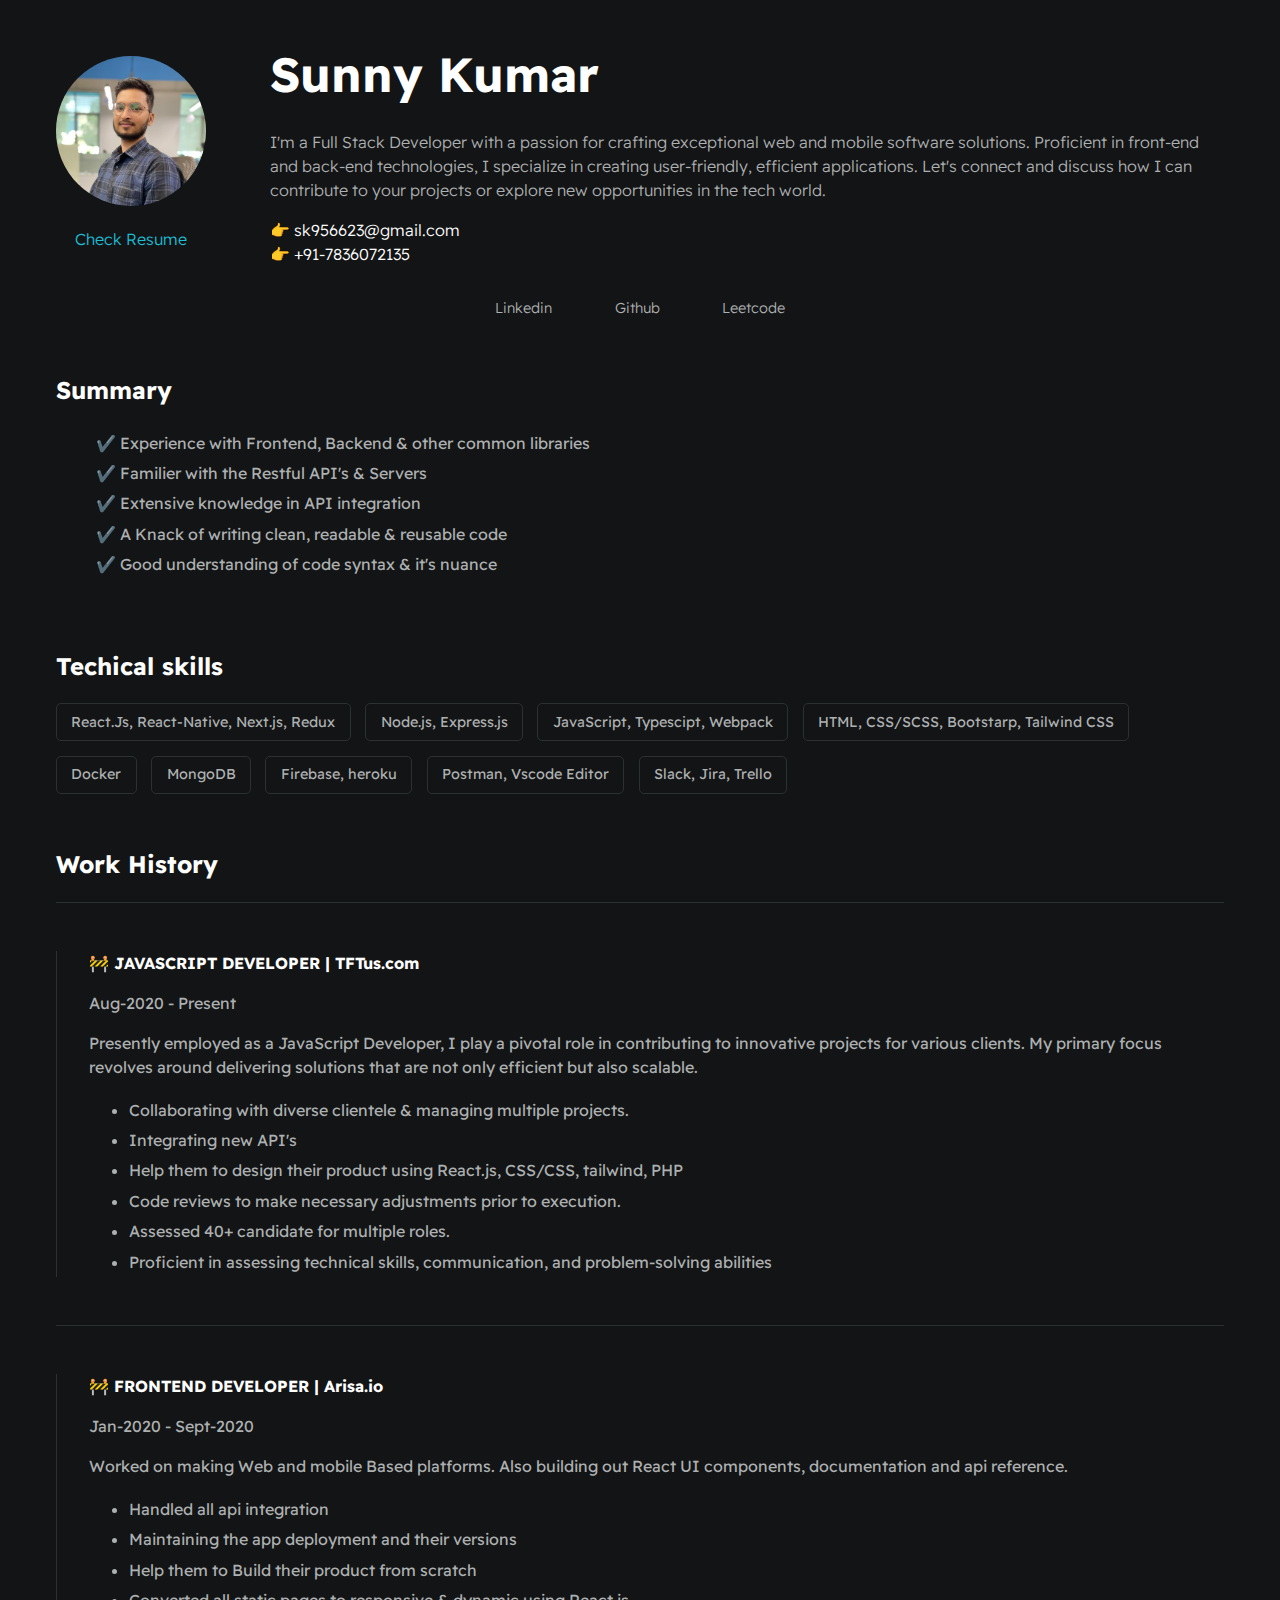
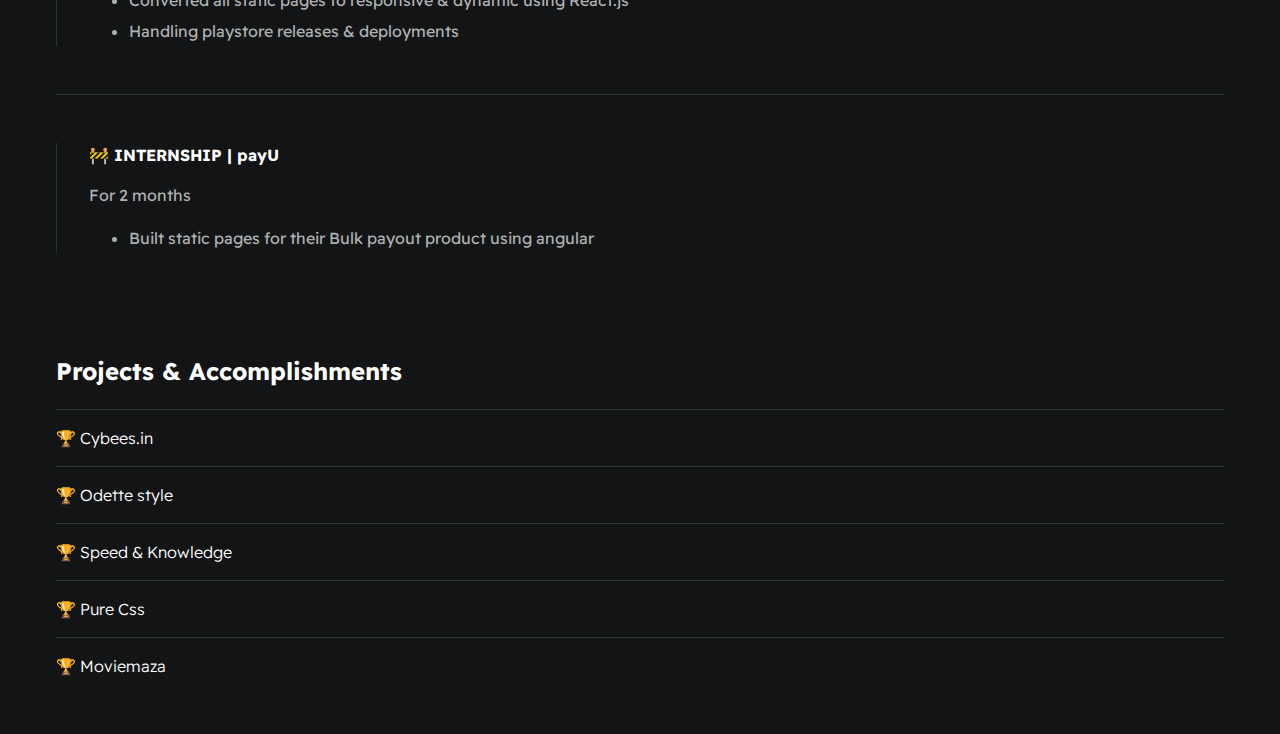
<file: index.html>
<!DOCTYPE html>
<html lang="en">
  <head>
    <meta charset="utf-8" />
    <meta http-equiv="X-UA-Compatible" content="IE=edge" />
    <title>Sunny Kumar</title>
    <meta
      name="description"
      content="I'm a Full Stack Developer with a passion for crafting exceptional
            web and mobile software solutions. Proficient in front-end and
            back-end technologies"
    />
    <meta
      name="keywords"
      content="JavaScript, Developer, sunny-sk, sunny_ra, sunny-kumar, sunny"
    />
    <meta name="author" content="Sunny kumar" />
    <meta name="viewport" content="width=device-width, initial-scale=1" />
    <link rel="stylesheet" href="./styles/main.css" />
  </head>
  <body>
    <div id="container--main">
      <section id="wrapper--hero" class="section--page">
        <div id="profile-pic">
          <img alt="Profile pic" src="./assets/images/pic.jpg" />
          <a href="./assets/resume.pdf" target="_blank">Check Resume</a>
        </div>
        <div>
          <h1 id="user-name">Sunny Kumar</h1>
          <p id="bio">
            I'm a Full Stack Developer with a passion for crafting exceptional
            web and mobile software solutions. Proficient in front-end and
            back-end technologies, I specialize in creating user-friendly,
            efficient applications. Let's connect and discuss how I can
            contribute to your projects or explore new opportunities in the tech
            world.
          </p>
          <div>
            <div>
              <a id="email" href="mailto:sk956623@gmail.com"
                >👉 sk956623@gmail.com</a
              >
            </div>
            <a href="tel:+917836072135" id="phone">👉 +91-7836072135</a>
          </div>
        </div>
      </section>

      <section class="section--page">
        <div id="socials--list">
          <a href="https://www.linkedin.com/in/sunny-sk" target="_blank"
            >Linkedin</a
          >
          <a href="https://github.com/sunny-sk" target="_blank">Github</a>
          <a href="https://leetcode.com/sunny-sk/" target="_blank">Leetcode</a>
        </div>
      </section>

      <section class="section--page">
        <h2>Summary</h2>
        <ul id="qualifications--list">
          <li>✔️ Experience with Frontend, Backend & other common libraries</li>
          <li>✔️ Familier with the Restful API's & Servers</li>
          <li>✔️ Extensive knowledge in API integration</li>
          <li>✔️ A Knack of writing clean, readable & reusable code</li>
          <li>✔️ Good understanding of code syntax & it's nuance</li>
        </ul>
      </section>

      <section class="section--page">
        <h2>Techical skills</h2>

        <div id="wrapper--techstack__items">
          <div class="card--techstack">
            <span>React.Js, React-Native, Next.js, Redux</span>
          </div>
          <div class="card--techstack">
            <span>Node.js, Express.js</span>
          </div>
          <div class="card--techstack">
            <span>JavaScript, Typescipt, Webpack</span>
          </div>
          <div class="card--techstack">
            <span>HTML, CSS/SCSS, Bootstarp, Tailwind CSS</span>
          </div>
          <div class="card--techstack"><span>Docker</span></div>
          <div class="card--techstack"><span>MongoDB</span></div>
          <div class="card--techstack"><span>Firebase, heroku</span></div>
          <div class="card--techstack"><span>Postman, Vscode Editor</span></div>
          <div class="card--techstack"><span>Slack, Jira, Trello</span></div>
        </div>
      </section>

      <section id="work-history-wrapper" class="section--page">
        <h2>Work History</h2>

        <div class="line-break"></div>
        <div class="card--work-history">
          <strong>🚧 JAVASCRIPT DEVELOPER | TFTus.com</strong>
          <p>Aug-2020 - Present</p>
          <p>
            Presently employed as a JavaScript Developer, I play a pivotal role
            in contributing to innovative projects for various clients. My
            primary focus revolves around delivering solutions that are not only
            efficient but also scalable.
          </p>
          <ul>
            <li>
              Collaborating with diverse clientele & managing multiple projects.
            </li>
            <li>Integrating new API's</li>
            <li>
              Help them to design their product using React.js, CSS/CSS,
              tailwind, PHP
            </li>
            <li>
              Code reviews to make necessary adjustments prior to execution.
            </li>
            <li>Assessed 40+ candidate for multiple roles.</li>
            <li>
              Proficient in assessing technical skills, communication, and
              problem-solving abilities
            </li>
          </ul>
        </div>
        <div class="line-break"></div>
        <div class="card--work-history">
          <strong>🚧 FRONTEND DEVELOPER | Arisa.io</strong>
          <p>Jan-2020 - Sept-2020</p>
          <p>
            Worked on making Web and mobile Based platforms. Also building out
            React UI components, documentation and api reference.
          </p>
          <ul>
            <li>Handled all api integration</li>
            <li>Maintaining the app deployment and their versions</li>
            <li>Help them to Build their product from scratch</li>
            <li>
              Converted all static pages to responsive & dynamic using React.js
            </li>
            <li>Handling playstore releases & deployments</li>
          </ul>
        </div>
        <div class="line-break"></div>
        <div class="card--work-history">
          <strong>🚧 INTERNSHIP | payU</strong>
          <p>For 2 months</p>
          <ul>
            <li>
              Built static pages for their Bulk payout product using angular
            </li>
          </ul>
        </div>
      </section>

      <section class="section--page">
        <h2>Projects & Accomplishments</h2>

        <div class="card--project">
          <a href="cybees.html" target="_blank"><span>🏆 </span>Cybees.in</a>
        </div>

        <div class="card--project">
          <a href="odette.html" target="_blank"><span>🏆 </span>Odette style</a>
        </div>

        <div class="card--project">
          <a href="speedandknowledge.html" target="_blank"
            ><span>🏆 </span>Speed & Knowledge</a
          >
        </div>

        <div class="card--project">
          <a href="https://pure-css.web.app/" target="_blank"
            ><span>🏆 </span>Pure Css</a
          >
        </div>
        <div class="card--project">
          <a href="https://moviemaza.vercel.app/" target="_blank"
            ><span>🏆 </span>Moviemaza</a
          >
        </div>
      </section>
    </div>
  </body>
</html>
</file>
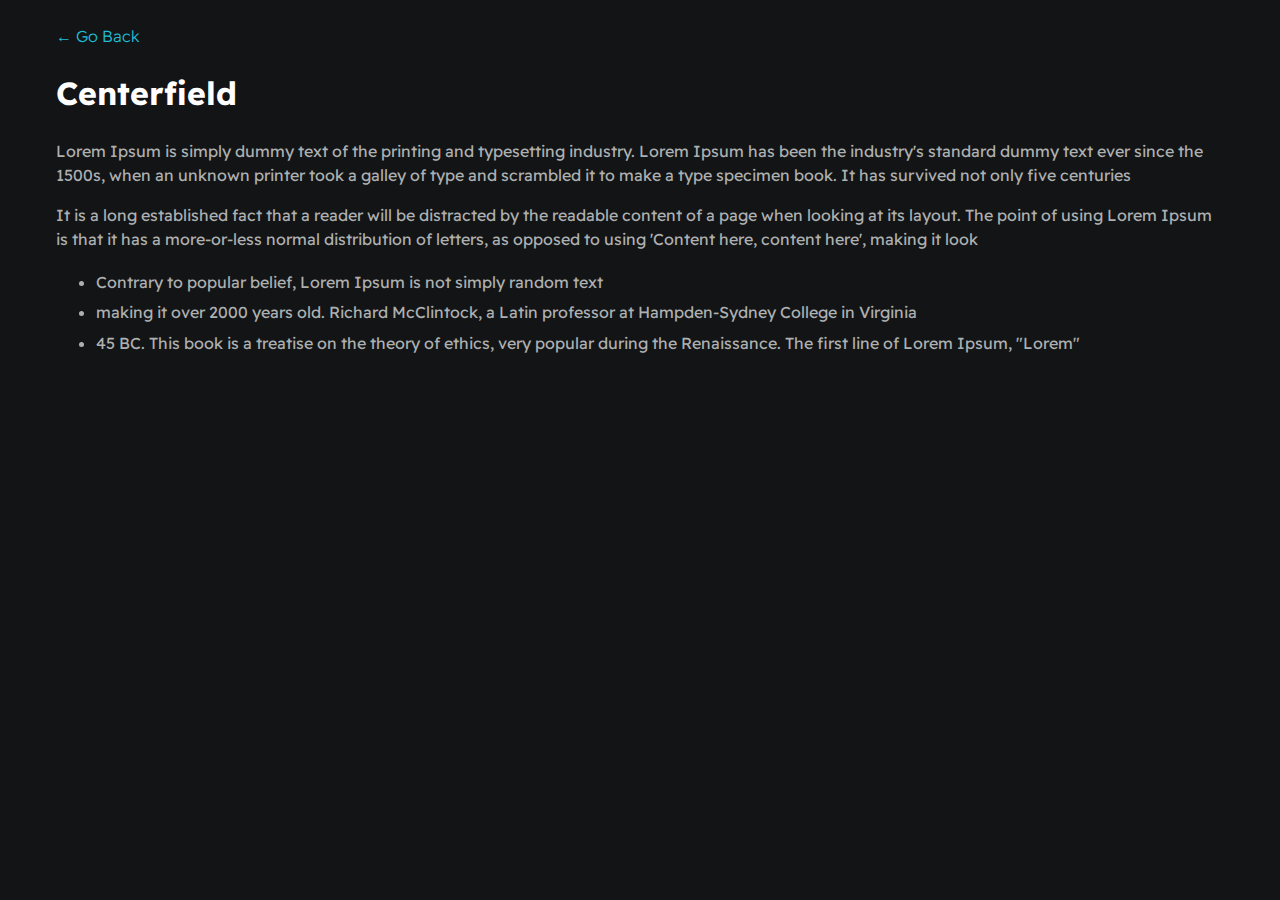
<file: centerfield.html>
<!DOCTYPE html>
<html lang="en">
  <head>
    <meta charset="utf-8" />
    <meta http-equiv="X-UA-Compatible" content="IE=edge" />
    <title>Dennis Ivy</title>
    <meta name="description" content="" />
    <meta name="viewport" content="width=device-width, initial-scale=1" />
    <link rel="stylesheet" href="./styles/main.css" />
  </head>
  <body>
    <div id="container--main">
      <a href="index.html">&#x2190; Go Back</a>
      <h1>Centerfield</h1>

      <p>
        Lorem Ipsum is simply dummy text of the printing and typesetting
        industry. Lorem Ipsum has been the industry's standard dummy text ever
        since the 1500s, when an unknown printer took a galley of type and
        scrambled it to make a type specimen book. It has survived not only five
        centuries
      </p>

      <p>
        It is a long established fact that a reader will be distracted by the
        readable content of a page when looking at its layout. The point of
        using Lorem Ipsum is that it has a more-or-less normal distribution of
        letters, as opposed to using 'Content here, content here', making it
        look
      </p>

      <ul>
        <li>
          Contrary to popular belief, Lorem Ipsum is not simply random text
        </li>
        <li>
          making it over 2000 years old. Richard McClintock, a Latin professor
          at Hampden-Sydney College in Virginia
        </li>
        <li>
          45 BC. This book is a treatise on the theory of ethics, very popular
          during the Renaissance. The first line of Lorem Ipsum, "Lorem"
        </li>
      </ul>
    </div>
  </body>
</html>
</file>
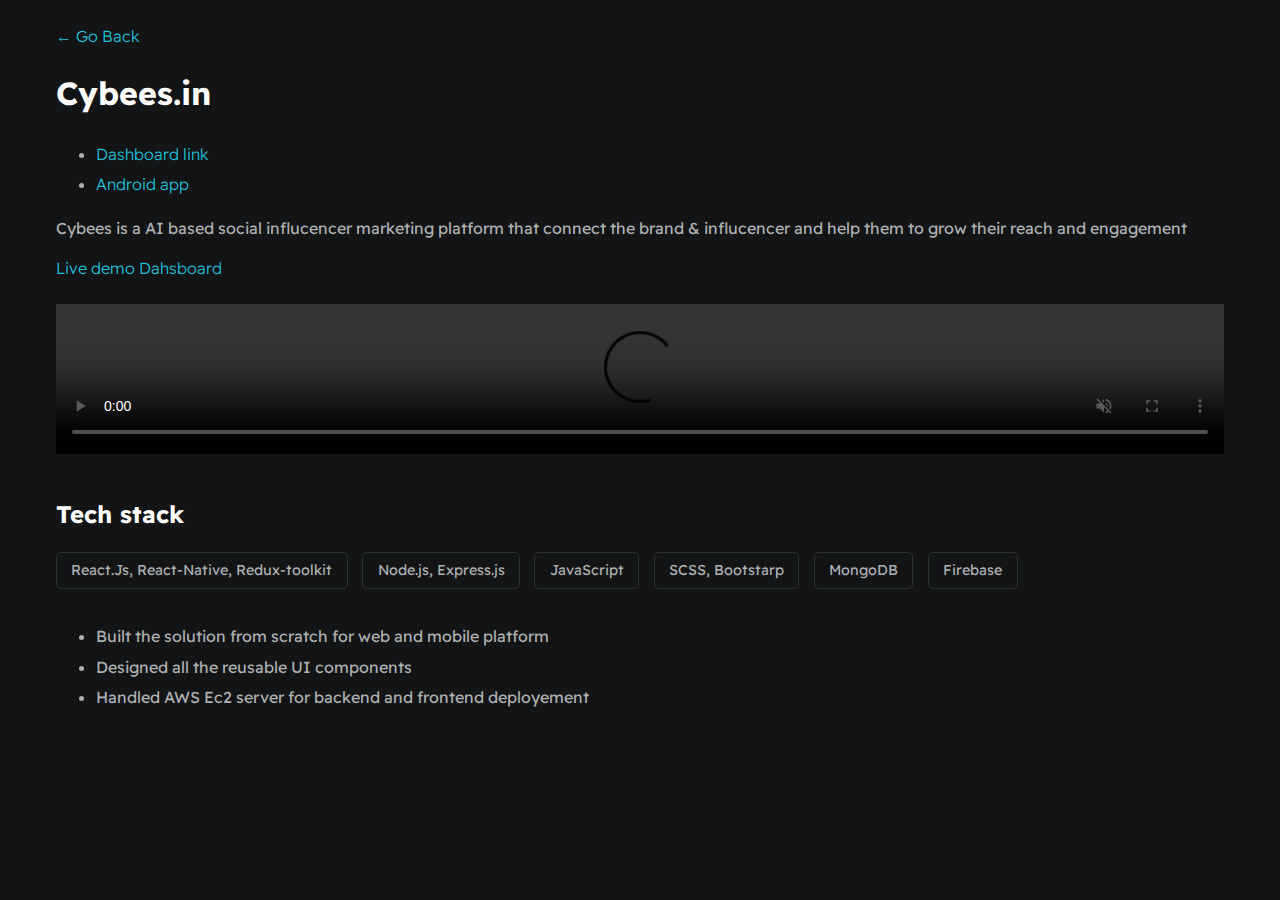
<file: cybees.html>
<!DOCTYPE html>
<html lang="en">
  <head>
    <meta charset="utf-8" />
    <meta http-equiv="X-UA-Compatible" content="IE=edge" />
    <title>Cybees.in</title>
    <meta name="description" content="" />
    <meta name="viewport" content="width=device-width, initial-scale=1" />
    <link rel="stylesheet" href="./styles/main.css" />
  </head>
  <body>
    <div id="container--main">
      <a href="index.html">&#x2190; Go Back</a>
      <h1>Cybees.in</h1>

      <ul>
        <li><a href="https://brands.cybees.in/login">Dashboard link</a></li>
        <li>
          <a
            href="https://play.google.com/store/search?q=cybees&c=apps&hl=en-IN"
            >Android app</a
          >
        </li>
      </ul>
      <p>
        Cybees is a AI based social influcencer marketing platform that connect
        the brand & influcencer and help them to grow their reach and engagement
      </p>
      <div>
        <a href="#">Live demo Dahsboard</a>
        <br />
        <br />
      </div>
      <video width="100%" height="auto" controls muted autoplay>
        <source
          src="https://sunny-sk.github.io/resume/assets/cybees-dashboard-demo.mp4"
          type="video/mp4"
        />
        Your browser does not support the video tag.
      </video>
      <section class="section--page">
        <h2>Tech stack</h2>

        <div id="wrapper--techstack__items">
          <div class="card--techstack">
            <span>React.Js, React-Native, Redux-toolkit</span>
          </div>
          <div class="card--techstack">
            <span>Node.js, Express.js</span>
          </div>
          <div class="card--techstack">
            <span>JavaScript</span>
          </div>
          <div class="card--techstack">
            <span>SCSS, Bootstarp</span>
          </div>
          <div class="card--techstack"><span>MongoDB</span></div>
          <div class="card--techstack"><span>Firebase</span></div>
        </div>
      </section>
      <ul>
        <li>Built the solution from scratch for web and mobile platform</li>
        <li>Designed all the reusable UI components</li>
        <li>Handled AWS Ec2 server for backend and frontend deployement</li>
      </ul>
    </div>
  </body>
</html>
</file>
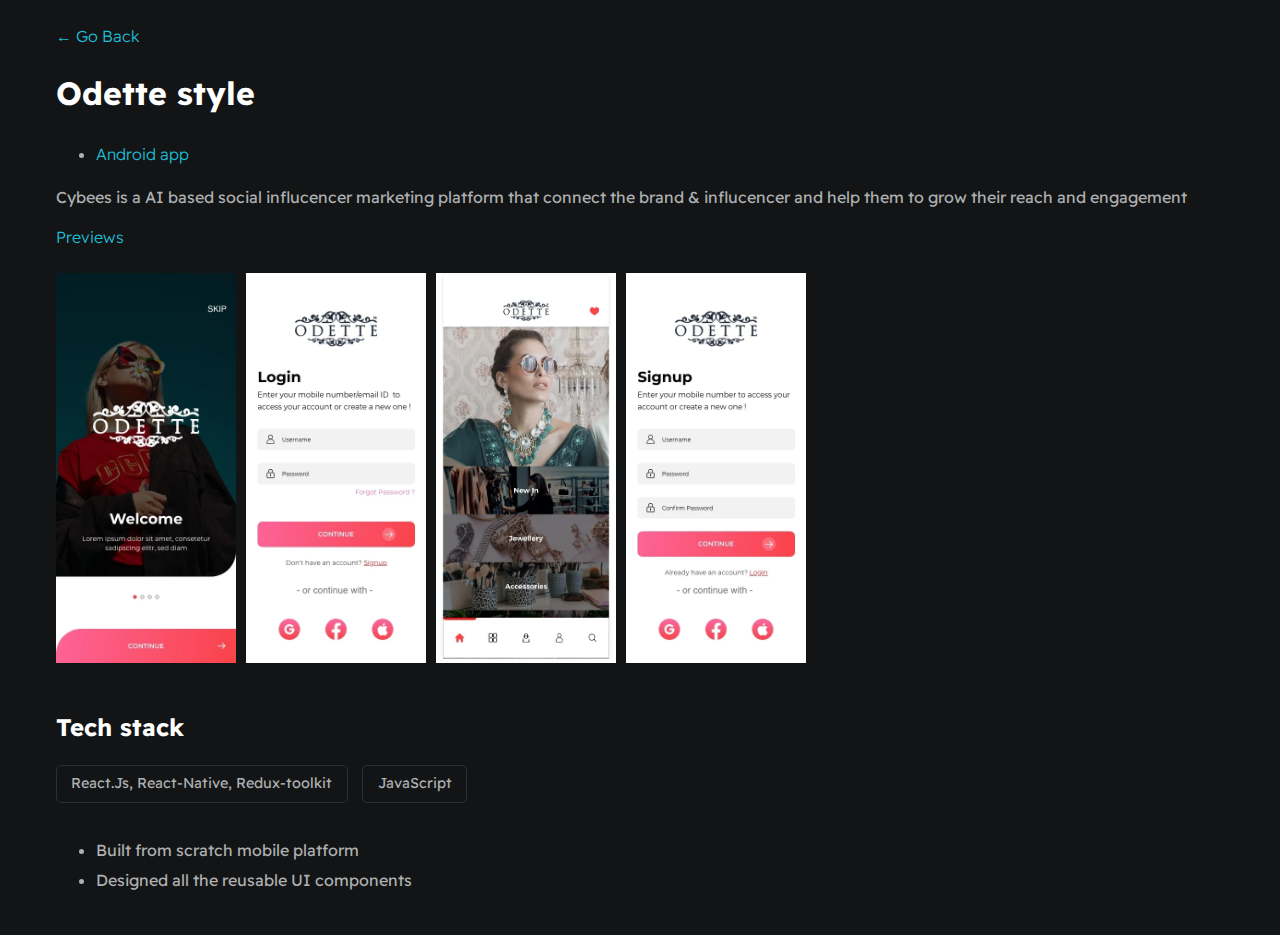
<file: odette.html>
<!DOCTYPE html>
<html lang="en">
  <head>
    <meta charset="utf-8" />
    <meta http-equiv="X-UA-Compatible" content="IE=edge" />
    <title>Odette style</title>
    <meta name="description" content="" />
    <meta name="viewport" content="width=device-width, initial-scale=1" />
    <link rel="stylesheet" href="./styles/main.css" />
  </head>
  <body>
    <div id="container--main">
      <a href="index.html">&#x2190; Go Back</a>
      <h1>Odette style</h1>

      <ul>
        <li>
          <a
            href="https://play.google.com/store/apps/details?id=com.bytebrackets.odette&hl=en_IN&gl=US"
            >Android app</a
          >
        </li>
      </ul>
      <p>
        Cybees is a AI based social influcencer marketing platform that connect
        the brand & influcencer and help them to grow their reach and engagement
      </p>
      <div>
        <a href="#">Previews</a>
        <br />
        <br />
      </div>
      <div class="products">
        <img src="./assets/odette/Welcome.webp" alt="welcome screen" />
        <img src="./assets/odette/Login.webp" alt="login screen" />
        <img src="./assets/odette/products.webp" alt="product screen" />
        <img src="./assets/odette/Signup.webp" alt="signup screen" />
      </div>

      <section class="section--page">
        <h2>Tech stack</h2>

        <div id="wrapper--techstack__items">
          <div class="card--techstack">
            <span>React.Js, React-Native, Redux-toolkit</span>
          </div>
          <div class="card--techstack">
            <span>JavaScript</span>
          </div>
        </div>
      </section>
      <ul>
        <li>Built from scratch mobile platform</li>
        <li>Designed all the reusable UI components</li>
      </ul>
    </div>
  </body>
</html>
</file>
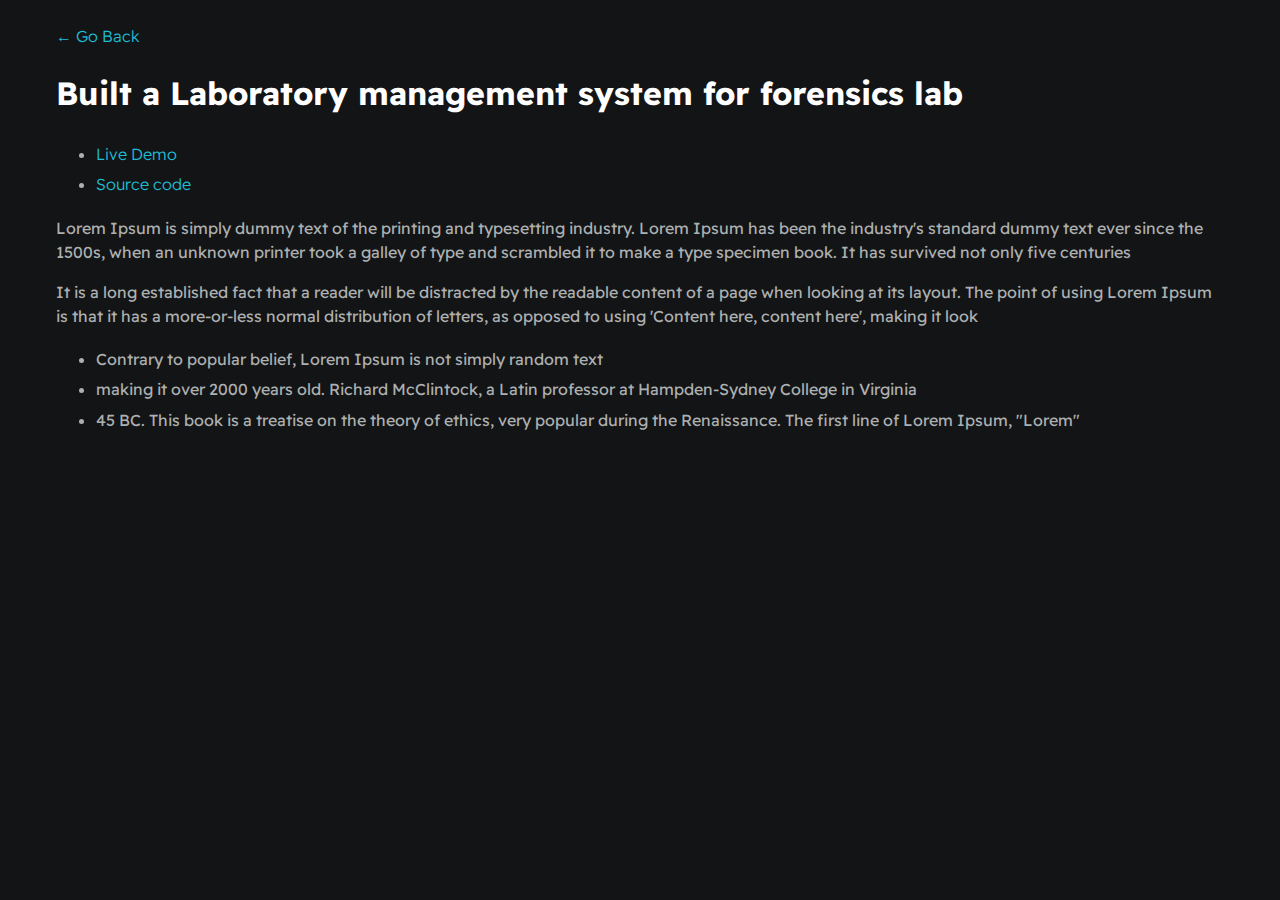
<file: others.html>
<!DOCTYPE html>
<html lang="en">
  <head>
    <meta charset="utf-8" />
    <meta http-equiv="X-UA-Compatible" content="IE=edge" />
    <title>Dennis Ivy</title>
    <meta name="description" content="" />
    <meta name="viewport" content="width=device-width, initial-scale=1" />
    <link rel="stylesheet" href="./styles/main.css" />
  </head>
  <body>
    <div id="container--main">
      <a href="index.html">&#x2190; Go Back</a>
      <h1>Built a Laboratory management system for forensics lab</h1>

      <ul>
        <li><a href="#">Live Demo</a></li>
        <li><a href="#">Source code</a></li>
      </ul>
      <p>
        Lorem Ipsum is simply dummy text of the printing and typesetting
        industry. Lorem Ipsum has been the industry's standard dummy text ever
        since the 1500s, when an unknown printer took a galley of type and
        scrambled it to make a type specimen book. It has survived not only five
        centuries
      </p>

      <p>
        It is a long established fact that a reader will be distracted by the
        readable content of a page when looking at its layout. The point of
        using Lorem Ipsum is that it has a more-or-less normal distribution of
        letters, as opposed to using 'Content here, content here', making it
        look
      </p>

      <ul>
        <li>
          Contrary to popular belief, Lorem Ipsum is not simply random text
        </li>
        <li>
          making it over 2000 years old. Richard McClintock, a Latin professor
          at Hampden-Sydney College in Virginia
        </li>
        <li>
          45 BC. This book is a treatise on the theory of ethics, very popular
          during the Renaissance. The first line of Lorem Ipsum, "Lorem"
        </li>
      </ul>
    </div>
  </body>
</html>
</file>
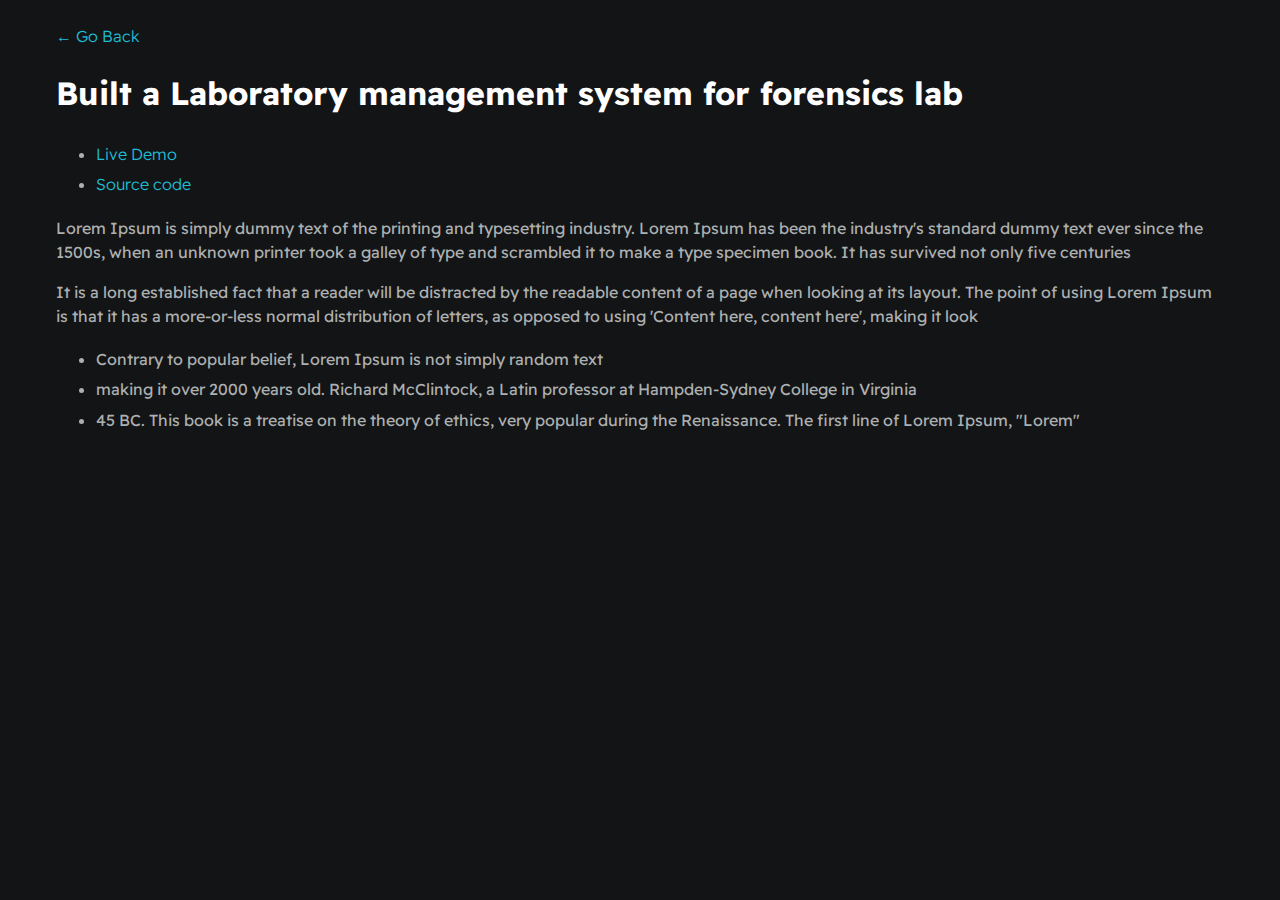
<file: project1.html>
<!DOCTYPE html>
<html>
    <head>
        <meta charset="utf-8">
        <meta http-equiv="X-UA-Compatible" content="IE=edge">
        <title>Dennis Ivy</title>
        <meta name="description" content="">
        <meta name="viewport" content="width=device-width, initial-scale=1">
        <link rel="stylesheet" href="./styles/main.css">
    </head>
    <body>
        <div id="container--main">
            <a href="index.html">&#x2190; Go Back</a>
            <h1>Built a Laboratory management system for forensics lab</h1>

            <ul>
                <li><a href="#">Live Demo</a></li>
                <li><a href="#">Source code</a></li>
            </ul>
            <p>Lorem Ipsum is simply dummy text of the printing and typesetting industry. Lorem Ipsum has been the industry's standard dummy text ever since the 1500s, when an unknown printer took a galley of type and scrambled it to make a type specimen book. It has survived not only five centuries</p>
            
            <p>It is a long established fact that a reader will be distracted by the readable content of a page when looking at its layout. The point of using Lorem Ipsum is that it has a more-or-less normal distribution of letters, as opposed to using 'Content here, content here', making it look</p>

            <ul>
                <li>Contrary to popular belief, Lorem Ipsum is not simply random text</li>
                <li>making it over 2000 years old. Richard McClintock, a Latin professor at Hampden-Sydney College in Virginia</li>
                <li>45 BC. This book is a treatise on the theory of ethics, very popular during the Renaissance. The first line of Lorem Ipsum, "Lorem"</li>
            </ul>
        </div>
    </body>
</html>
</file>
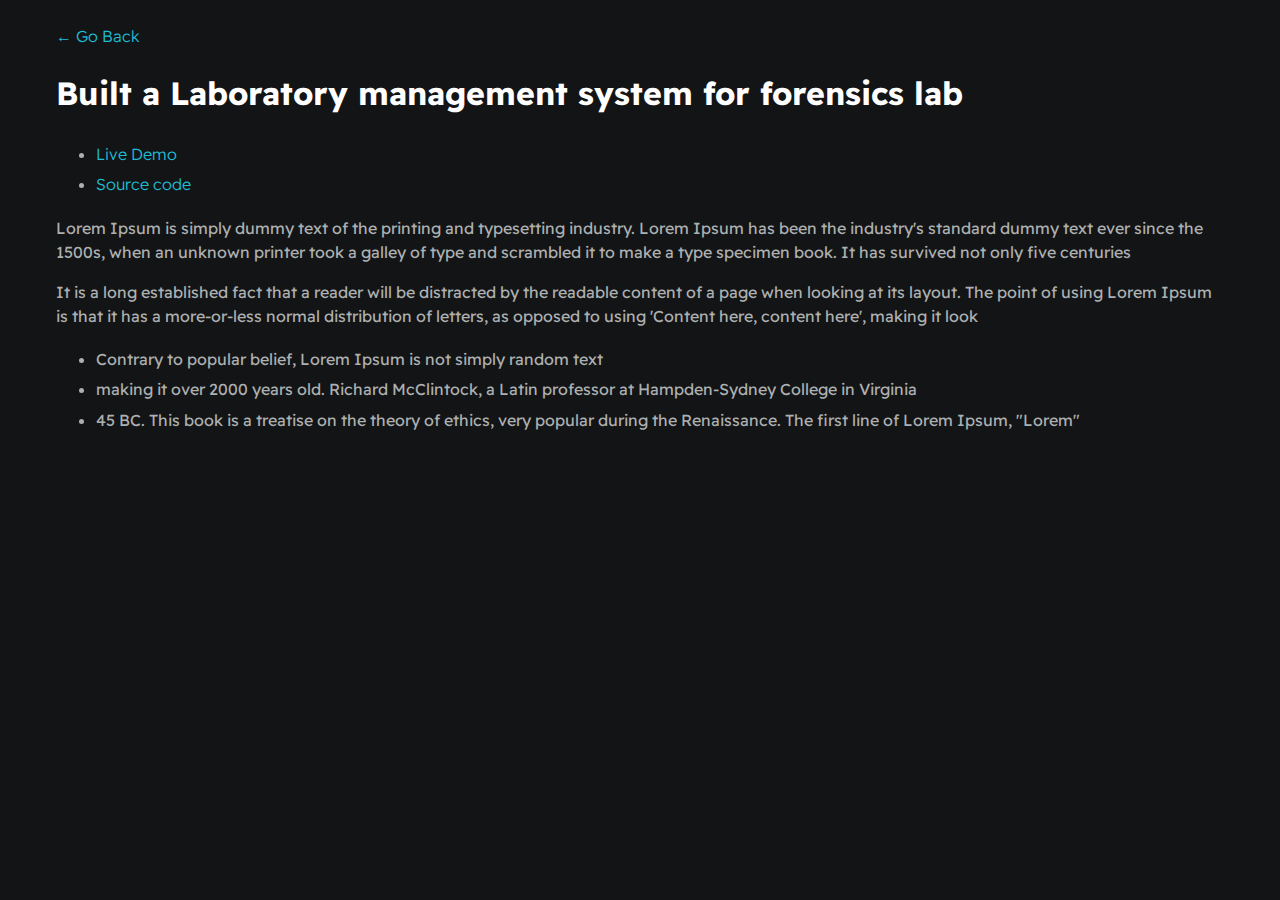
<file: shutterstock.html>
<!DOCTYPE html>
<html lang="en">
    <head>
        <meta charset="utf-8">
        <meta http-equiv="X-UA-Compatible" content="IE=edge">
        <title>Dennis Ivy</title>
        <meta name="description" content="">
        <meta name="viewport" content="width=device-width, initial-scale=1">
        <link rel="stylesheet" href="./styles/main.css">
    </head>
    <body>
        <div id="container--main">
            <a href="index.html">&#x2190; Go Back</a>
            <h1>Built a Laboratory management system for forensics lab</h1>

            <ul>
                <li><a href="#">Live Demo</a></li>
                <li><a href="#">Source code</a></li>
            </ul>
            <p>Lorem Ipsum is simply dummy text of the printing and typesetting industry. Lorem Ipsum has been the industry's standard dummy text ever since the 1500s, when an unknown printer took a galley of type and scrambled it to make a type specimen book. It has survived not only five centuries</p>
            
            <p>It is a long established fact that a reader will be distracted by the readable content of a page when looking at its layout. The point of using Lorem Ipsum is that it has a more-or-less normal distribution of letters, as opposed to using 'Content here, content here', making it look</p>

            <ul>
                <li>Contrary to popular belief, Lorem Ipsum is not simply random text</li>
                <li>making it over 2000 years old. Richard McClintock, a Latin professor at Hampden-Sydney College in Virginia</li>
                <li>45 BC. This book is a treatise on the theory of ethics, very popular during the Renaissance. The first line of Lorem Ipsum, "Lorem"</li>
            </ul>
        </div>
    </body>
</html>
</file>
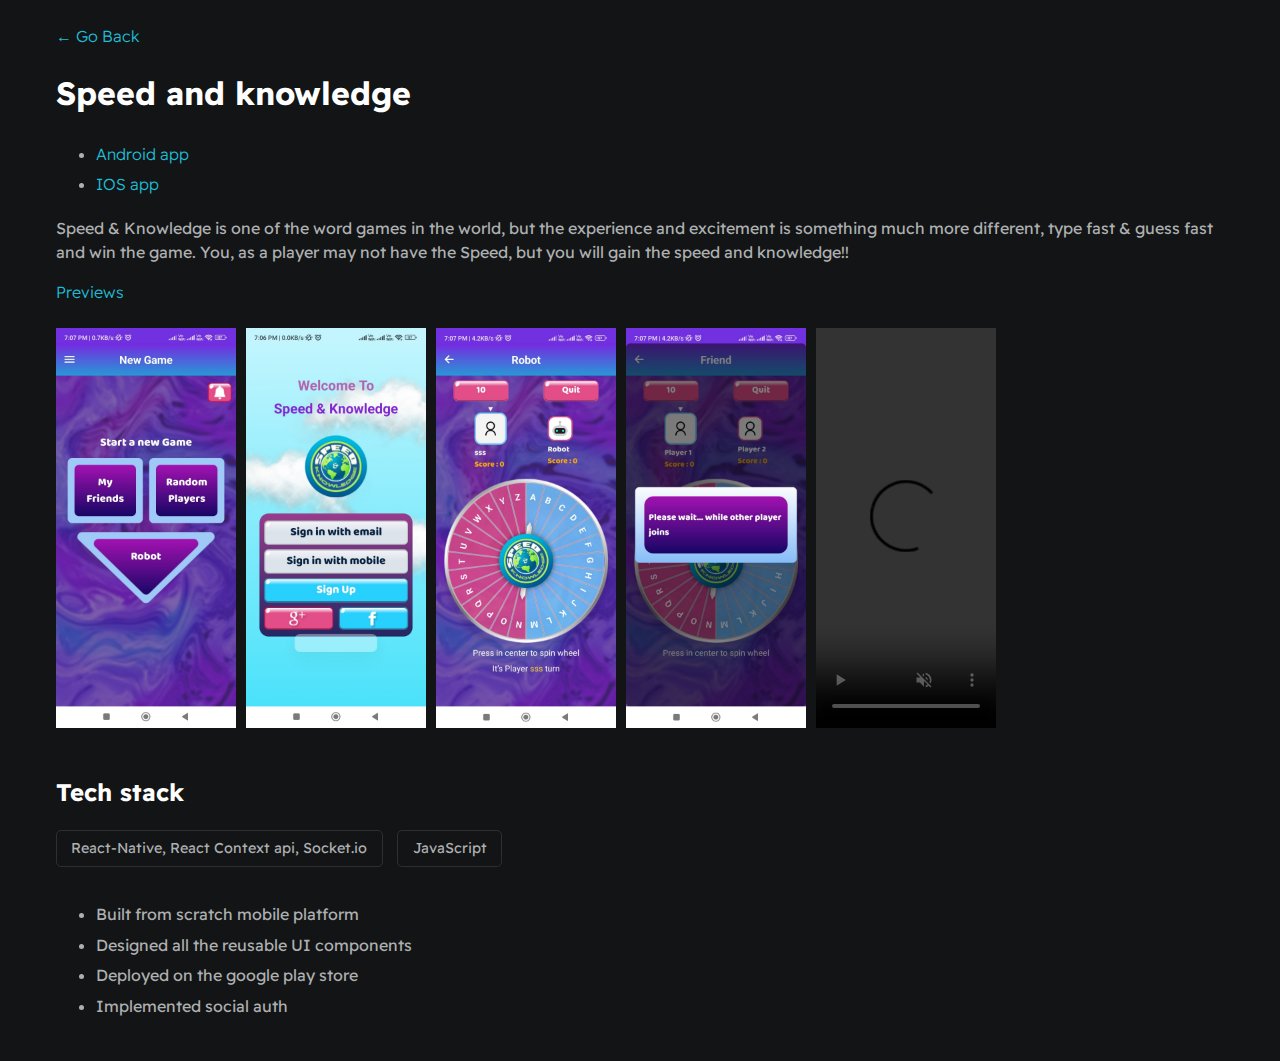
<file: speedandknowledge.html>
<!DOCTYPE html>
<html lang="en">
  <head>
    <meta charset="utf-8" />
    <meta http-equiv="X-UA-Compatible" content="IE=edge" />
    <title>Speed and knowledge</title>
    <meta name="description" content="" />
    <meta name="viewport" content="width=device-width, initial-scale=1" />
    <link rel="stylesheet" href="./styles/main.css" />
  </head>
  <body>
    <div id="container--main">
      <a href="index.html">&#x2190; Go Back</a>
      <h1>Speed and knowledge</h1>

      <ul>
        <li>
          <a
            href="https://play.google.com/store/apps/details?id=com.bytebrackets.speedandknowledge&hl=en&gl=US"
            >Android app</a
          >
        </li>
        <li>
          <a href="">IOS app</a>
        </li>
      </ul>
      <p>
        Speed & Knowledge is one of the word games in the world, but the
        experience and excitement is something much more different, type fast &
        guess fast and win the game. You, as a player may not have the Speed,
        but you will gain the speed and knowledge!!
      </p>
      <div>
        <a href="#">Previews</a>
        <br />
        <br />
      </div>
      <div class="products">
        <img src="./assets/speedandknowledge/home.jpg" alt="home screen" />
        <img src="./assets/speedandknowledge/auth.jpg" alt="auth screen" />
        <img
          src="./assets/speedandknowledge/main-game.jpg"
          alt="main game screen"
        />
        <img
          src="./assets/speedandknowledge/waiting.jpg"
          alt="player waiting screen"
        />
        <video width="180px" height="auto" loop controls muted autoplay>
          <source
            src="https://sunny-sk.github.io/resume/assets/speedandknowledge/Game-small-demo.mp4"
            type="video/mp4"
          />
          Your browser does not support the video tag.
        </video>
      </div>

      <section class="section--page">
        <h2>Tech stack</h2>

        <div id="wrapper--techstack__items">
          <div class="card--techstack">
            <span>React-Native, React Context api, Socket.io</span>
          </div>
          <div class="card--techstack">
            <span>JavaScript</span>
          </div>
        </div>
      </section>
      <ul>
        <li>Built from scratch mobile platform</li>
        <li>Designed all the reusable UI components</li>
        <li>Deployed on the google play store</li>
        <li>Implemented social auth</li>
      </ul>
    </div>
  </body>
</html>
</file>
<file: styles/main.css>
@import url(https://fonts.googleapis.com/css2?family=Readex+Pro:wght@300;400;500;600;700&display=swap);
#socials--list a,
li,
p,
span {
  color: var(--secondaryTextColor);
}
#socials--list a:hover,
a {
  color: var(--mainLinkColor);
}
#email,
#phone,
*,
.card--project a {
  color: var(--mainTextColor);
}
:root {
  --mainTextColor-light: #000;
  --secondaryTextColor-light: rgb(51 51 51);
  --mainLinkColor-light: #0da2b8;
  --mainBorderColor-light: rgb(218, 218, 218);
  --mainBgColor-light: rgb(249, 250, 251);
  --mainTextColor-dark: #fff;
  --secondaryTextColor-dark: #adb0b1;
  --mainLinkColor-dark: rgb(30, 190, 214);
  --mainBorderColor-dark: #2b3031;
  --mainBgColor-dark: #131415;
  --mainTextColor: var(--mainTextColor-dark);
  --secondaryTextColor: var(--secondaryTextColor-dark);
  --mainLinkColor: var(--mainLinkColor-dark);
  --mainBorderColor: var(--mainBorderColor-dark);
  --mainBgColor: var(--mainBgColor-dark);
}
* {
  font-family: "Readex Pro";
  line-height: 1.5em;
  box-sizing: border-box;
}
body {
  background-color: var(--mainBgColor);
}
li,
p,
span {
  font-size: 1em;
}
a {
  text-decoration: none;
}
li {
  line-height: 1.9em;
}
#container--main {
  max-width: 1200px;
  margin: 0 auto;
  padding: 1em;
}
.section--page {
  padding-top: 1em;
  padding-bottom: 1em;
}
#wrapper--hero {
  display: flex;
  align-items: center;
  gap: 4em;
}
#bio,
a {
  font-weight: 300;
}
#user-name {
  font-size: 48px;
  line-height: 1em;
  margin-top: 10px;
}
#profile-pic {
  text-align: center;
}
#profile-pic img {
  width: 150px;
  height: 150px;
  object-fit: cover;
  border-radius: 50%;
}
#profile-pic a {
  display: block;
  margin-top: 15px;
}

#socials--list {
  display: flex;
  justify-content: space-between;
  column-gap: 1em;
  flex-wrap: wrap;
  width: 290px;
  margin-left: auto;
  margin-right: auto;
}
#socials--list a {
  font-weight: 300;
  font-size: 0.9em;
  transition: 0.3s;
}
#socials--list a:hover {
  font-weight: 100;
  font-size: 0.9em;
}
#qualifications--list {
  list-style: none;
}
#wrapper--techstack__items {
  display: flex;
  flex-wrap: wrap;
  gap: 1em;
  font-size: 0.9em;
}
.card--techstack {
  border: 1px solid var(--mainBorderColor);
  border-radius: 5px;
  padding: 0.5em 1em;
  align-items: center;
}
.card--project {
  padding-top: 1em;
  padding-bottom: 1em;
  border-top: 1px solid var(--mainBorderColor);
}
.card--project a {
  transition: 0.3s;
}
.card--project a:hover {
  color: #1ebed6;
}
.card--work-history {
  border-left: 1px solid var(--mainBorderColor);
  margin-top: 3em;
  margin-bottom: 3em;
  padding-left: 2em;
}
.line-break {
  background-color: var(--mainBorderColor);
  height: 1px;
}
@media (max-width: 600px) {
  .section--page {
    padding-top: 1em;
    padding-bottom: 1em;
  }
  #wrapper--hero {
    display: flex;
    align-items: center;
    gap: 1em;
    flex-direction: column;
  }
  #profile-pic {
    width: 200px;
    height: 200px;
  }
  .card--work-history {
    border-left: none;
    padding-left: 0;
  }
}
.products {
  display: flex;
  flex-wrap: wrap;
}
.products img,
.products video {
  width: 180px;
  height: auto;
  margin-right: 10px;
  margin-bottom: 10px;
}
</file>
